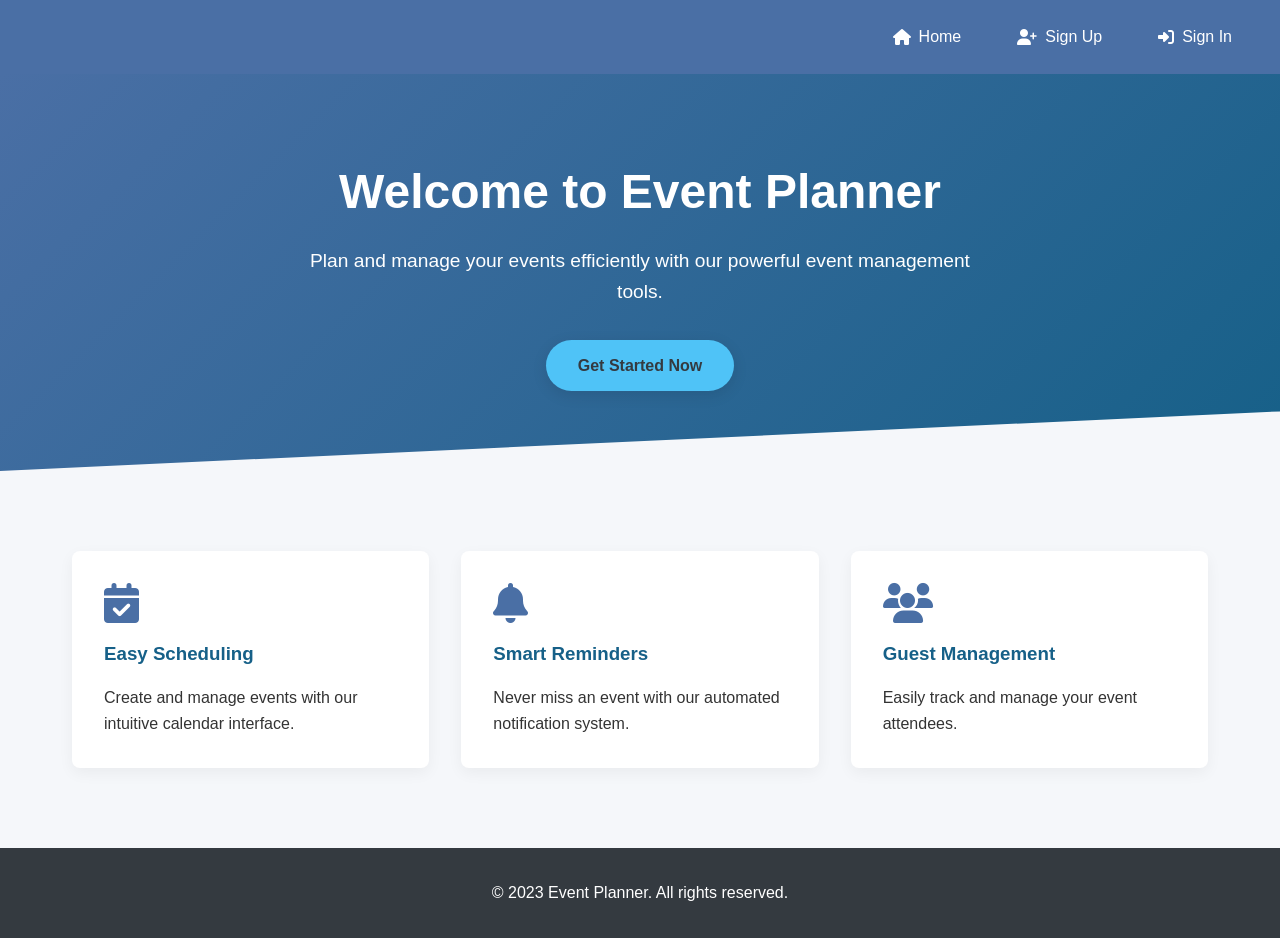
<file: index.html>
<!DOCTYPE html>
<html lang="en">
<head>
    <meta charset="UTF-8">
    <meta name="viewport" content="width=device-width, initial-scale=1.0">
    <title>Event Planner - Home</title>
    <link rel="stylesheet" href="https://cdnjs.cloudflare.com/ajax/libs/font-awesome/6.4.0/css/all.min.css">
    <style>
        :root {
            --primary-color: #4a6fa5;
            --secondary-color: #166088;
            --accent-color: #4fc3f7;
            --light-color: #f8f9fa;
            --dark-color: #343a40;
        }
        
        * {
            margin: 0;
            padding: 0;
            box-sizing: border-box;
            font-family: 'Segoe UI', Tahoma, Geneva, Verdana, sans-serif;
        }
        
        body {
            background-color: #f5f7fa;
            color: #333;
            line-height: 1.6;
        }
        
        nav {
            background-color: var(--primary-color);
            padding: 1rem 2rem;
            box-shadow: 0 2px 10px rgba(0, 0, 0, 0.1);
            display: flex;
            justify-content: flex-end;
            gap: 1.5rem;
        }
        
        nav a {
            color: white;
            text-decoration: none;
            font-weight: 500;
            padding: 0.5rem 1rem;
            border-radius: 4px;
            transition: all 0.3s ease;
            display: flex;
            align-items: center;
            gap: 0.5rem;
        }
        
        nav a:hover {
            background-color: var(--secondary-color);
            transform: translateY(-2px);
        }
        
        .hero {
            text-align: center;
            padding: 5rem 2rem;
            background: linear-gradient(135deg, var(--primary-color), var(--secondary-color));
            color: white;
            clip-path: polygon(0 0, 100% 0, 100% 85%, 0 100%);
            margin-bottom: 3rem;
        }
        
        h1 {
            font-size: 3rem;
            margin-bottom: 1rem;
            font-weight: 700;
        }
        
        .hero p {
            font-size: 1.2rem;
            max-width: 700px;
            margin: 0 auto 2rem;
        }
        
        .cta-button {
            display: inline-block;
            background-color: var(--accent-color);
            color: var(--dark-color);
            padding: 0.8rem 2rem;
            border-radius: 50px;
            text-decoration: none;
            font-weight: 600;
            transition: all 0.3s ease;
            box-shadow: 0 4px 15px rgba(0, 0, 0, 0.1);
        }
        
        .cta-button:hover {
            transform: translateY(-3px);
            box-shadow: 0 6px 20px rgba(0, 0, 0, 0.15);
            background-color: white;
        }
        
        .features {
            max-width: 1200px;
            margin: 0 auto;
            padding: 2rem;
            display: grid;
            grid-template-columns: repeat(auto-fit, minmax(300px, 1fr));
            gap: 2rem;
        }
        
        .feature-card {
            background: white;
            padding: 2rem;
            border-radius: 8px;
            box-shadow: 0 5px 15px rgba(0, 0, 0, 0.05);
            transition: transform 0.3s ease;
        }
        
        .feature-card:hover {
            transform: translateY(-5px);
        }
        
        .feature-card i {
            font-size: 2.5rem;
            color: var(--primary-color);
            margin-bottom: 1rem;
        }
        
        .feature-card h3 {
            margin-bottom: 1rem;
            color: var(--secondary-color);
        }
        
        footer {
            background-color: var(--dark-color);
            color: white;
            text-align: center;
            padding: 2rem;
            margin-top: 3rem;
        }
        
        @media (max-width: 768px) {
            nav {
                justify-content: center;
                padding: 1rem;
            }
            
            h1 {
                font-size: 2.2rem;
            }
            
            .hero {
                padding: 3rem 1rem;
            }
        }
    </style>
</head>
<body>
    <nav>
        <a href="index.html"><i class="fas fa-home"></i> Home</a>
        <a href="signup.html"><i class="fas fa-user-plus"></i> Sign Up</a>
        <a href="signin.html"><i class="fas fa-sign-in-alt"></i> Sign In</a>
    </nav>
    
    <section class="hero">
        <h1>Welcome to Event Planner</h1>
        <p>Plan and manage your events efficiently with our powerful event management tools.</p>
        <a href="signup.html" class="cta-button">Get Started Now</a>
    </section>
    
    <section class="features">
        <div class="feature-card">
            <i class="fas fa-calendar-check"></i>
            <h3>Easy Scheduling</h3>
            <p>Create and manage events with our intuitive calendar interface.</p>
        </div>
        
        <div class="feature-card">
            <i class="fas fa-bell"></i>
            <h3>Smart Reminders</h3>
            <p>Never miss an event with our automated notification system.</p>
        </div>
        
        <div class="feature-card">
            <i class="fas fa-users"></i>
            <h3>Guest Management</h3>
            <p>Easily track and manage your event attendees.</p>
        </div>
    </section>
    
    <footer>
        <p>&copy; 2023 Event Planner. All rights reserved.</p>
    </footer>
</body>
</html>
</file>
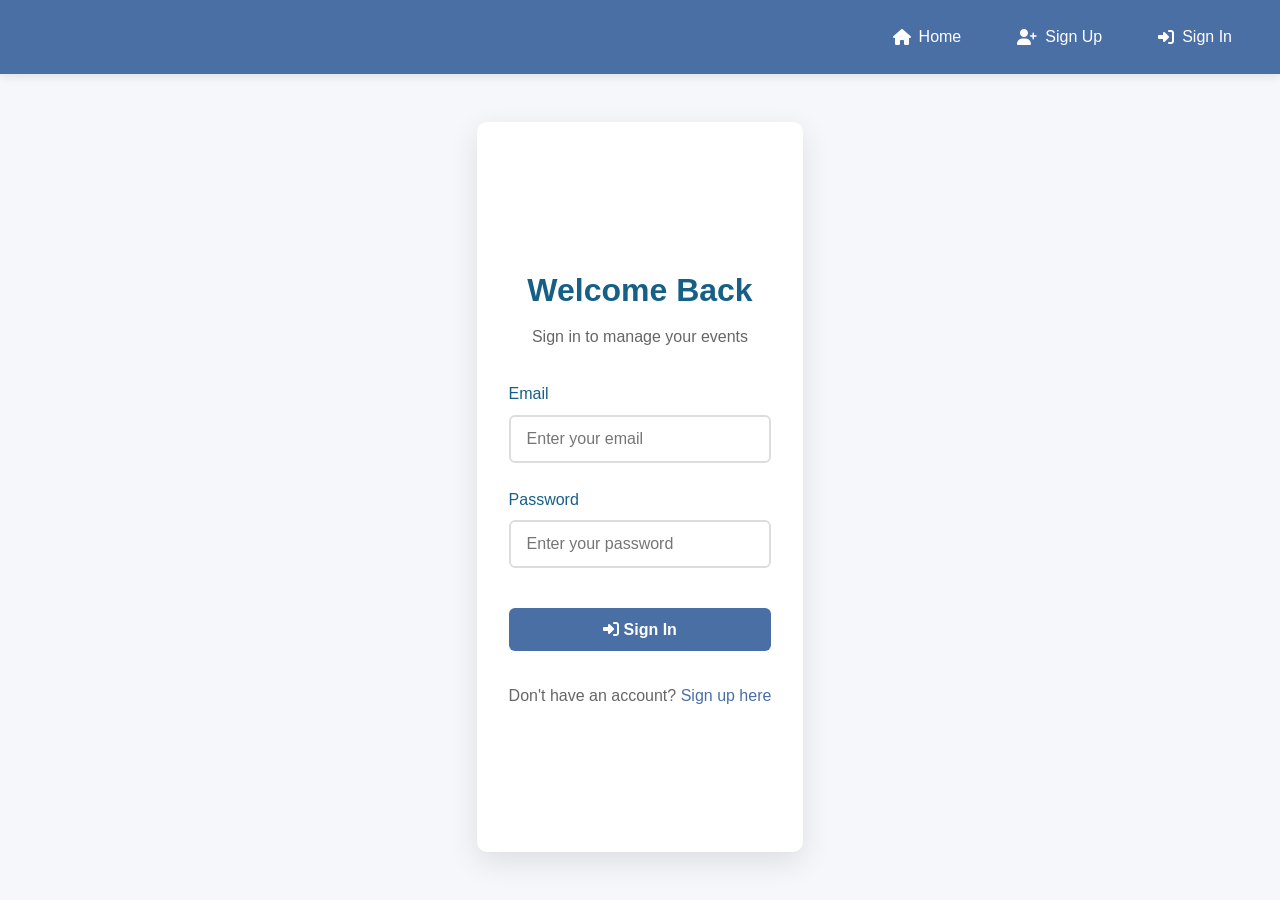
<file: signin.html>
<!DOCTYPE html>
<html lang="en">
<head>
    <meta charset="UTF-8">
    <meta name="viewport" content="width=device-width, initial-scale=1.0">
    <title>Sign In - Event Planner</title>
    <link rel="stylesheet" href="https://cdnjs.cloudflare.com/ajax/libs/font-awesome/6.4.0/css/all.min.css">
    <style>
        :root {
            --primary-color: #4a6fa5;
            --secondary-color: #166088;
            --accent-color: #4fc3f7;
            --light-color: #f8f9fa;
            --dark-color: #343a40;
            --error-color: #e74c3c;
        }
        
        * {
            margin: 0;
            padding: 0;
            box-sizing: border-box;
            font-family: 'Segoe UI', Tahoma, Geneva, Verdana, sans-serif;
        }
        
        body {
            background-color: #f5f7fa;
            color: #333;
            line-height: 1.6;
            min-height: 100vh;
            display: flex;
            flex-direction: column;
        }
        
        nav {
            background-color: var(--primary-color);
            padding: 1rem 2rem;
            box-shadow: 0 2px 10px rgba(0, 0, 0, 0.1);
            display: flex;
            justify-content: flex-end;
            gap: 1.5rem;
        }
        
        nav a {
            color: white;
            text-decoration: none;
            font-weight: 500;
            padding: 0.5rem 1rem;
            border-radius: 4px;
            transition: all 0.3s ease;
            display: flex;
            align-items: center;
            gap: 0.5rem;
        }
        
        nav a:hover {
            background-color: var(--secondary-color);
            transform: translateY(-2px);
        }
        
        .auth-container {
            max-width: 500px;
            margin: 3rem auto;
            padding: 2rem;
            background: white;
            border-radius: 10px;
            box-shadow: 0 10px 30px rgba(0, 0, 0, 0.1);
            flex-grow: 1;
            display: flex;
            flex-direction: column;
            justify-content: center;
        }
        
        .auth-header {
            text-align: center;
            margin-bottom: 2rem;
        }
        
        .auth-header h2 {
            color: var(--secondary-color);
            font-size: 2rem;
            margin-bottom: 0.5rem;
        }
        
        .auth-header p {
            color: #666;
        }
        
        .auth-form {
            display: flex;
            flex-direction: column;
            gap: 1.5rem;
        }
        
        .input-group {
            display: flex;
            flex-direction: column;
            gap: 0.5rem;
        }
        
        .input-group label {
            font-weight: 500;
            color: var(--secondary-color);
        }
        
        .input-group input {
            padding: 0.8rem 1rem;
            border: 2px solid #ddd;
            border-radius: 6px;
            font-size: 1rem;
            transition: all 0.3s ease;
        }
        
        .input-group input:focus {
            border-color: var(--accent-color);
            outline: none;
            box-shadow: 0 0 0 3px rgba(79, 195, 247, 0.2);
        }
        
        .submit-btn {
            background-color: var(--primary-color);
            color: white;
            padding: 0.8rem;
            border: none;
            border-radius: 6px;
            font-size: 1rem;
            font-weight: 600;
            cursor: pointer;
            transition: all 0.3s ease;
            margin-top: 1rem;
        }
        
        .submit-btn:hover {
            background-color: var(--secondary-color);
            transform: translateY(-2px);
            box-shadow: 0 4px 10px rgba(0, 0, 0, 0.1);
        }
        
        .form-footer {
            text-align: center;
            margin-top: 2rem;
            color: #666;
        }
        
        .form-footer a {
            color: var(--primary-color);
            text-decoration: none;
            font-weight: 500;
        }
        
        .form-footer a:hover {
            text-decoration: underline;
        }
        
        @media (max-width: 768px) {
            nav {
                justify-content: center;
                padding: 1rem;
            }
            
            .auth-container {
                margin: 2rem 1rem;
                padding: 1.5rem;
            }
        }
    </style>
</head>
<body>
    <nav>
        <a href="index.html"><i class="fas fa-home"></i> Home</a>
        <a href="signup.html"><i class="fas fa-user-plus"></i> Sign Up</a>
        <a href="signin.html"><i class="fas fa-sign-in-alt"></i> Sign In</a>
    </nav>
    
    <div class="auth-container">
        <div class="auth-header">
            <h2>Welcome Back</h2>
            <p>Sign in to manage your events</p>
        </div>
        
        <form class="auth-form" action="signin.php" method="POST">
            <div class="input-group">
                <label for="email">Email</label>
                <input type="email" id="email" name="email" placeholder="Enter your email" required>
            </div>
            
            <div class="input-group">
                <label for="password">Password</label>
                <input type="password" id="password" name="password" placeholder="Enter your password" required>
            </div>
            
            <button type="submit" class="submit-btn">
                <i class="fas fa-sign-in-alt"></i> Sign In
            </button>
        </form>
        
        <div class="form-footer">
            <p>Don't have an account? <a href="signup.html">Sign up here</a></p>
        </div>
    </div>
</body>
</html>
</file>
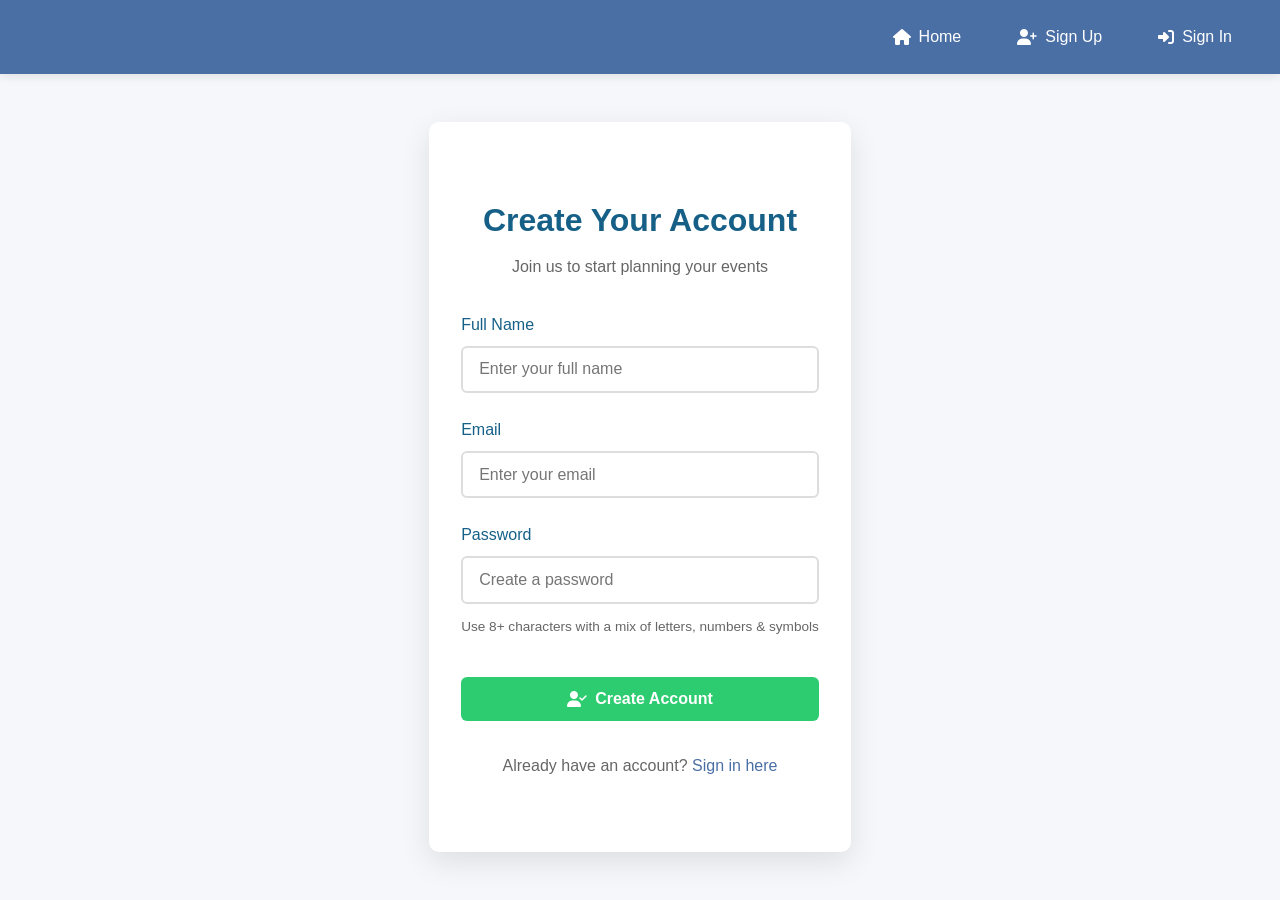
<file: signup.html>
<!DOCTYPE html>
<html lang="en">
<head>
    <meta charset="UTF-8">
    <meta name="viewport" content="width=device-width, initial-scale=1.0">
    <title>Sign Up - Event Planner</title>
    <link rel="stylesheet" href="https://cdnjs.cloudflare.com/ajax/libs/font-awesome/6.4.0/css/all.min.css">
    <style>
        :root {
            --primary-color: #4a6fa5;
            --secondary-color: #166088;
            --accent-color: #4fc3f7;
            --light-color: #f8f9fa;
            --dark-color: #343a40;
            --success-color: #2ecc71;
        }
        
        * {
            margin: 0;
            padding: 0;
            box-sizing: border-box;
            font-family: 'Segoe UI', Tahoma, Geneva, Verdana, sans-serif;
        }
        
        body {
            background-color: #f5f7fa;
            color: #333;
            line-height: 1.6;
            min-height: 100vh;
            display: flex;
            flex-direction: column;
        }
        
        nav {
            background-color: var(--primary-color);
            padding: 1rem 2rem;
            box-shadow: 0 2px 10px rgba(0, 0, 0, 0.1);
            display: flex;
            justify-content: flex-end;
            gap: 1.5rem;
        }
        
        nav a {
            color: white;
            text-decoration: none;
            font-weight: 500;
            padding: 0.5rem 1rem;
            border-radius: 4px;
            transition: all 0.3s ease;
            display: flex;
            align-items: center;
            gap: 0.5rem;
        }
        
        nav a:hover {
            background-color: var(--secondary-color);
            transform: translateY(-2px);
        }
        
        .auth-container {
            max-width: 500px;
            margin: 3rem auto;
            padding: 2rem;
            background: white;
            border-radius: 10px;
            box-shadow: 0 10px 30px rgba(0, 0, 0, 0.1);
            flex-grow: 1;
            display: flex;
            flex-direction: column;
            justify-content: center;
        }
        
        .auth-header {
            text-align: center;
            margin-bottom: 2rem;
        }
        
        .auth-header h2 {
            color: var(--secondary-color);
            font-size: 2rem;
            margin-bottom: 0.5rem;
        }
        
        .auth-header p {
            color: #666;
        }
        
        .auth-form {
            display: flex;
            flex-direction: column;
            gap: 1.5rem;
        }
        
        .input-group {
            display: flex;
            flex-direction: column;
            gap: 0.5rem;
        }
        
        .input-group label {
            font-weight: 500;
            color: var(--secondary-color);
        }
        
        .input-group input {
            padding: 0.8rem 1rem;
            border: 2px solid #ddd;
            border-radius: 6px;
            font-size: 1rem;
            transition: all 0.3s ease;
        }
        
        .input-group input:focus {
            border-color: var(--accent-color);
            outline: none;
            box-shadow: 0 0 0 3px rgba(79, 195, 247, 0.2);
        }
        
        .password-strength {
            margin-top: 0.25rem;
            font-size: 0.85rem;
            color: #666;
        }
        
        .submit-btn {
            background-color: var(--success-color);
            color: white;
            padding: 0.8rem;
            border: none;
            border-radius: 6px;
            font-size: 1rem;
            font-weight: 600;
            cursor: pointer;
            transition: all 0.3s ease;
            margin-top: 1rem;
            display: flex;
            align-items: center;
            justify-content: center;
            gap: 0.5rem;
        }
        
        .submit-btn:hover {
            background-color: #27ae60;
            transform: translateY(-2px);
            box-shadow: 0 4px 10px rgba(0, 0, 0, 0.1);
        }
        
        .form-footer {
            text-align: center;
            margin-top: 2rem;
            color: #666;
        }
        
        .form-footer a {
            color: var(--primary-color);
            text-decoration: none;
            font-weight: 500;
        }
        
        .form-footer a:hover {
            text-decoration: underline;
        }
        
        @media (max-width: 768px) {
            nav {
                justify-content: center;
                padding: 1rem;
            }
            
            .auth-container {
                margin: 2rem 1rem;
                padding: 1.5rem;
            }
        }
    </style>
</head>
<body>
    <nav>
        <a href="index.html"><i class="fas fa-home"></i> Home</a>
        <a href="signup.html"><i class="fas fa-user-plus"></i> Sign Up</a>
        <a href="signin.html"><i class="fas fa-sign-in-alt"></i> Sign In</a>
    </nav>
    
    <div class="auth-container">
        <div class="auth-header">
            <h2>Create Your Account</h2>
            <p>Join us to start planning your events</p>
        </div>
        
        <form class="auth-form" action="signup.php" method="POST">
            <div class="input-group">
                <label for="username">Full Name</label>
                <input type="text" id="username" name="username" placeholder="Enter your full name" required>
            </div>
            
            <div class="input-group">
                <label for="email">Email</label>
                <input type="email" id="email" name="email" placeholder="Enter your email" required>
            </div>
            
            <div class="input-group">
                <label for="password">Password</label>
                <input type="password" id="password" name="password" placeholder="Create a password" required>
                <div class="password-strength">Use 8+ characters with a mix of letters, numbers & symbols</div>
            </div>
            
            <button type="submit" class="submit-btn">
                <i class="fas fa-user-check"></i> Create Account
            </button>
        </form>
        
        <div class="form-footer">
            <p>Already have an account? <a href="signin.html">Sign in here</a></p>
        </div>
    </div>
</body>
</html>
</file>
